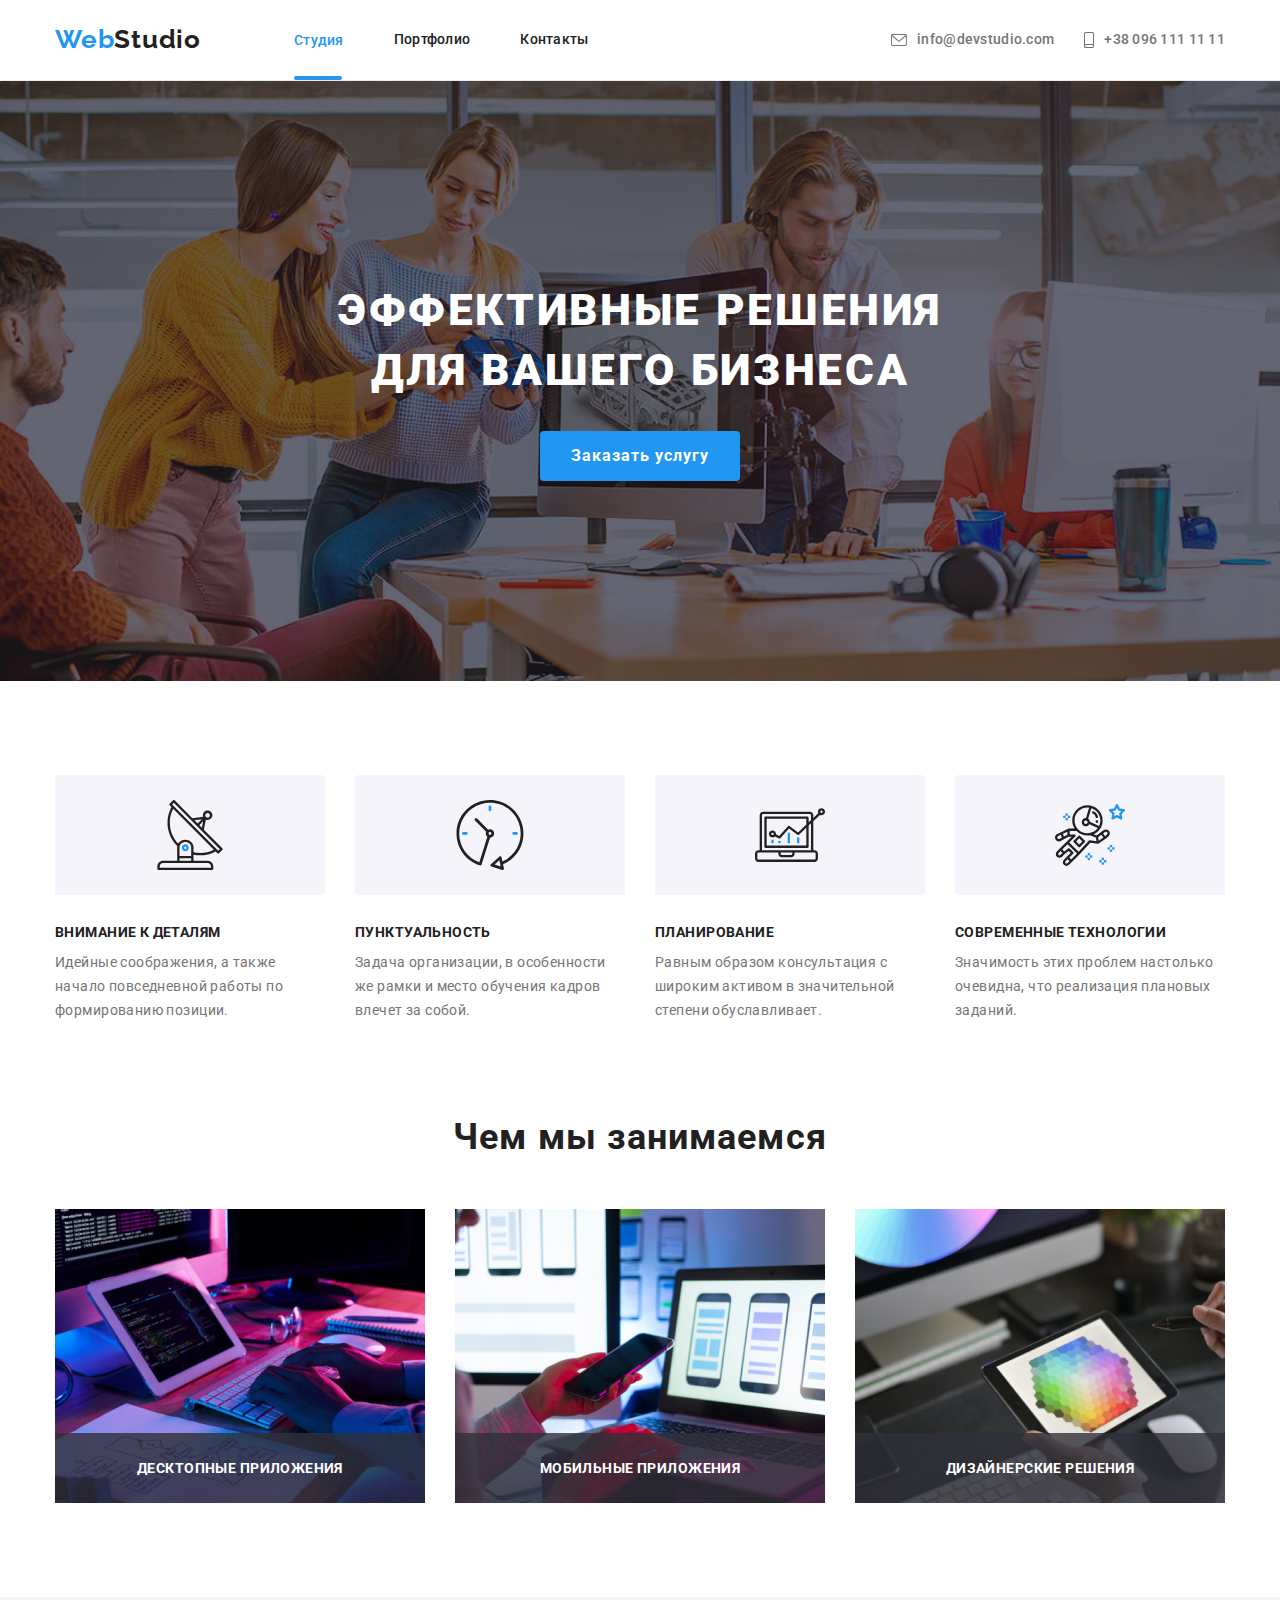
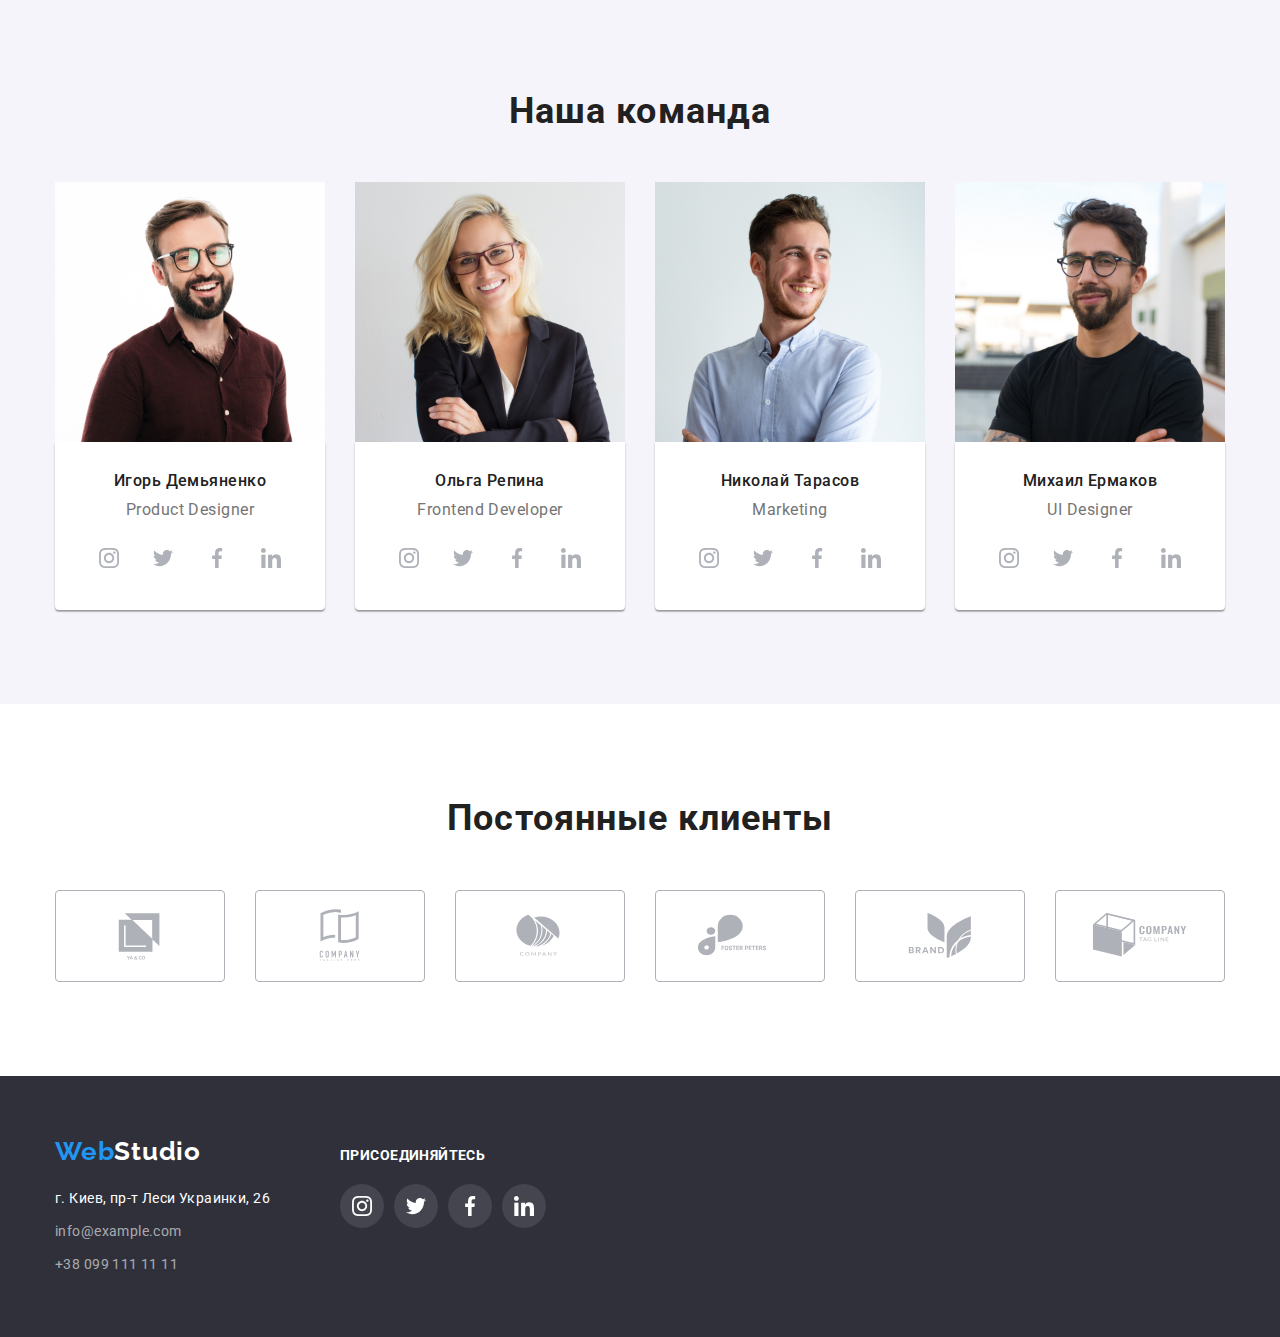
<file: index.html>
<!DOCTYPE html>
<html lang="ru">
<head>
    <meta charset="UTF-8">
    <meta http-equiv="X-UA-Compatible" content="IE=edge">
    <meta name="viewport" content="width=device-width, initial-scale=1.0">
    <title>Студия</title>
    <link rel="stylesheet" href="https://cdnjs.cloudflare.com/ajax/libs/modern-normalize/1.1.0/modern-normalize.min.css">
    <link rel="preconnect" href="https://fonts.googleapis.com">
<link rel="preconnect" href="https://fonts.gstatic.com" crossorigin>
<link href="https://fonts.googleapis.com/css2?family=Roboto:wght@400;500;700;900&display=swap" rel="stylesheet">
<link rel="preconnect" href="https://fonts.googleapis.com">
<link rel="preconnect" href="https://fonts.gstatic.com" crossorigin>
<link href="https://fonts.googleapis.com/css2?family=Raleway:wght@700&family=Roboto:wght@400;500;700;900&display=swap" rel="stylesheet">
    <link rel="stylesheet" href="./css/styles.css">
</head>
<body>
    <!---HEADER-->
    <header class="page-header">
        <div class="container header-container">
        <nav class="navigation">   
            <a class="logo-link link" href="" lang="en">Web<span class="logo-accent">Studio</span></a>
            <ul class="menu list">
            <li class="menu-item">
                <a class="menu-link-studio current link" href="">Студия</a>
            </li>
            <li class="menu-item">
                <a class="menu-link link" href="./portfolio.html">Портфолио</a>
            <li class="menu-item">
                <a class="menu-link link" href="">Контакты</a>
            </li>
            </ul>
        </nav>
            <ul class="adress list">
                    <li class="adress-li">
                        <a class="mail link" href="mailto:info@devstudio.com">
                            <svg class="adress-svg" width="16" height="12">
                                <use class="adress-use" href="./Images/for-sprite/sprite.svg#envelope">
                                </use>
                            </svg>info@devstudio.com
                        </a>
                    </li>
                    <li class="adress-li">
                        <a class="phone-number link" href="tel:+380961111111">
                            <svg class="adress-svg" width="10" height="16">
                                <use class="adress-use" href="./Images/for-sprite/sprite.svg#smartphone">
                                </use>
                            </svg>+38 096 111 11 11
                        </a>
                    </li>
            </ul>
    </div>
    </header>
    <main>
        <section class="hero">
            <div class="container hero-container">
            <h1 class="main-tittle" id="tittle">Эффективные решения для вашего бизнеса</h1>
            <button class="modal-btn" type="button" data-modal-open>Заказать услугу</button>
        </div>
        </section>
        <section class="hero2">
            <div class="container">
                <ul class="hero2-ul list">
                    <li class="li-tittle">
                        <div class="hero2-sprite">
                            <svg class="hero2-svg" width="70" height="70">
                                <use href="./Images/for-sprite/sprite.svg#antenna-1"></use>
                            </svg>
                        </div>
                            <h3 class="tittle">Внимание к деталям</h3>
                            <p class="suptittle">Идейные соображения, а также начало повседневной работы по формированию позиции.</p>
                    </li>
                    <li class="li-tittle">
                        <div class="hero2-sprite">
                            <svg class="hero2-svg" width="70" height="70">
                                <use href="./Images/for-sprite/sprite.svg#clock-1"></use>
                            </svg>
                        </div>
                        <h3 class="tittle">Пунктуальность</h3>
                        <p class="suptittle">Задача организации, в особенности же рамки и место обучения кадров влечет за собой.</p>
                    </li>
                    <li class="li-tittle">
                        <div class="hero2-sprite">
                            <svg class="hero2-svg" width="70" height="70">
                                <use href="./Images/for-sprite/sprite.svg#diagram-1"></use>
                            </svg>
                        </div>
                        <h3 class="tittle">Планирование</h3>
                        <p class="suptittle">Равным образом консультация с широким активом в значительной степени обуславливает.</p>
                    </li>
                    <li class="li-tittle-end">
                        <div class="hero2-sprite">
                            <svg class="hero2-svg" width="70" height="70">
                                <use href="./Images/for-sprite/sprite.svg#astronaut-1"></use>
                            </svg>
                        </div>
                        <h3 class="tittle">Современные технологии</h3>
                        <p class="suptittle">Значимость этих проблем настолько очевидна, что реализация плановых заданий.</p>
                    </li>
                </ul>
            </div>          
        </section>
        <section class="about">
            <div class="container about-container">
            <h2 class="main-about">Чем мы занимаемся</h2>
            <ul class="table-about list">
                <li class="table-about-li">
                    <p class="table-about-page">Десктопные приложения</p>
                    <img src="./Images/About/img.jpg" alt="Пишет на планшете" width="370" height="294">
                </li>
                <li class="table-about-li">
                    <p class="table-about-page">Мобильные приложения</p>
                    <img src="./Images/About/img1.jpg" alt="Пишет на ноутбуке В руке телефон " width="370" height="294">
                </li>
                <li class="table-about-li">
                    <p class="table-about-page">Дизайнерские решения</p>
                    <img src="./Images/About/img2.jpg" alt="Пишет маркером на планшете" width="370" height="294">
                </li>
            </ul>
        </div>
        </section>
        <section class="our-team">
            <div class="container our-team-container">
            <h2 class="our-team-main">Наша команда</h2>
            <ul class="our-team-table list">
                 <li class="our-team-table-li">
                    <img src="./Images/People/img.jpg" alt="Игорь Демьяненко" width="270" height="260">
                     <div class="name-div">
                        <h3 class="name">Игорь Демьяненко</h3>
                        <p class="position">Product Designer</p>
                        <ul class="our-team-sprite list">
                            <li class="our-team-sprite-li">
                                <a class="our-team-sprite-anchor" href="">
                                <svg class="our-team-sprite-svg" width="20" height="20">
                                    <use href="./Images/for-sprite/sprite.svg#instagram-2"></use>
                                    </svg>
                                </a>
                                </li>
                            <li class="our-team-sprite-li">
                                <a class="our-team-sprite-anchor" href="">
                                <svg class="our-team-sprite-svg" width="20" height="20">
                                    <use href="./Images/for-sprite/sprite.svg#twitter-1"></use>
                                </svg>
                            </a>
                            </li>
                            <li class="our-team-sprite-li">
                                <a class="our-team-sprite-anchor" href="">
                                <svg class="our-team-sprite-svg" width="20" height="20">
                                    <use href="./Images/for-sprite/sprite.svg#facebook-1"></use>
                                </svg>
                            </a>
                            </li>
                            <li class="our-team-sprite-li">
                                <a class="our-team-sprite-anchor" href="">
                                <svg class="our-team-sprite-svg" width="20" height="20">
                                    <use href="./Images/for-sprite/sprite.svg#linkedin-1"></use>
                                </svg>
                            </a>
                            </li>
                        </ul>
                     </div>
                </li>
                <li class="our-team-table-li">
                    <img src="./Images/People/img1.jpg" alt="Ольга Репина" width="270" height="260">
                    <div class="name-div">
                        <h3 class="name">Ольга Репина</h3>
                        <p class="position">Frontend Developer</p>
                        <ul class="our-team-sprite list">
                            <li class="our-team-sprite-li">
                                <a class="our-team-sprite-anchor" href="">
                                <svg class="our-team-sprite-svg" width="20" height="20">
                                    <use href="./Images/for-sprite/sprite.svg#instagram-2"></use>
                                    </svg>
                                </a>
                                </li>
                            <li class="our-team-sprite-li">
                                <a class="our-team-sprite-anchor" href="">
                                <svg class="our-team-sprite-svg" width="20" height="20">
                                    <use href="./Images/for-sprite/sprite.svg#twitter-1"></use>
                                </svg>
                            </a>
                            </li>
                            <li class="our-team-sprite-li">
                                <a class="our-team-sprite-anchor" href="">
                                <svg class="our-team-sprite-svg" width="20" height="20">
                                    <use href="./Images/for-sprite/sprite.svg#facebook-1"></use>
                                </svg>
                            </a>
                            </li>
                            <li class="our-team-sprite-li">
                                <a class="our-team-sprite-anchor" href="">
                                <svg class="our-team-sprite-svg" width="20" height="20">
                                    <use href="./Images/for-sprite/sprite.svg#linkedin-1"></use>
                                </svg>
                            </a>
                            </li>
                        </ul>
                    </div>
                </li>
                <li class="our-team-table-li">
                    <img src="./Images/People/img2.jpg" alt="Николай Тарасов" width="270" height="260">
                    <div class="name-div">
                        <h3 class="name">Николай Тарасов</h3>
                        <p class="position">Marketing</p>
                        <ul class="our-team-sprite list">
                            <li class="our-team-sprite-li">
                                <a class="our-team-sprite-anchor" href="">
                                <svg class="our-team-sprite-svg" width="20" height="20">
                                    <use href="./Images/for-sprite/sprite.svg#instagram-2"></use>
                                    </svg>
                                </a>
                                </li>
                            <li class="our-team-sprite-li">
                                <a class="our-team-sprite-anchor" href="">
                                <svg class="our-team-sprite-svg" width="20" height="20">
                                    <use href="./Images/for-sprite/sprite.svg#twitter-1"></use>
                                </svg>
                            </a>
                            </li>
                            <li class="our-team-sprite-li">
                                <a class="our-team-sprite-anchor" href="">
                                <svg class="our-team-sprite-svg" width="20" height="20">
                                    <use href="./Images/for-sprite/sprite.svg#facebook-1"></use>
                                </svg>
                            </a>
                            </li>
                            <li class="our-team-sprite-li">
                                <a class="our-team-sprite-anchor" href="">
                                <svg class="our-team-sprite-svg" width="20" height="20">
                                    <use href="./Images/for-sprite/sprite.svg#linkedin-1"></use>
                                </svg>
                            </a>
                            </li>
                        </ul>
                    </div>
                </li>
                <li class="our-team-table-li">
                    <img src="./Images/People/img3.jpg" alt="Михаил Ермаков" width="270" height="260">
                    <div class="name-div">
                        <h3 class="name">Михаил Ермаков</h3>
                        <p class="position">UI Designer</p>
                        <ul class="our-team-sprite list">
                            <li class="our-team-sprite-li">
                                <a class="our-team-sprite-anchor" href="">
                                <svg class="our-team-sprite-svg" width="20" height="20">
                                    <use href="./Images/for-sprite/sprite.svg#instagram-2"></use>
                                    </svg>
                                </a>
                                </li>
                            <li class="our-team-sprite-li">
                                <a class="our-team-sprite-anchor" href="">
                                <svg class="our-team-sprite-svg" width="20" height="20">
                                    <use href="./Images/for-sprite/sprite.svg#twitter-1"></use>
                                </svg>
                            </a>
                            </li>
                            <li class="our-team-sprite-li">
                                <a class="our-team-sprite-anchor" href="">
                                <svg class="our-team-sprite-svg" width="20" height="20">
                                    <use href="./Images/for-sprite/sprite.svg#facebook-1"></use>
                                </svg>
                            </a>
                            </li>
                            <li class="our-team-sprite-li">
                                <a class="our-team-sprite-anchor" href="">
                                <svg class="our-team-sprite-svg" width="20" height="20">
                                    <use href="./Images/for-sprite/sprite.svg#linkedin-1"></use>
                                </svg>
                            </a>
                            </li>
                        </ul>
                    </div>
                </li>
            </ul>
        </div>
        </section>
        <section class="clients">
            <div class="container">
                <h2 class="regular-clients">Постоянные клиенты</h2>
                <ul class="clients-div list">
                    <li class="clients-item">
                        <a class="regular-clients-anchor" href="">
                            <svg class="regular-clients-svg" width="106" height="60">
                                <use href="./Images/for-sprite/sprite.svg#logo"></use>
                            </svg>
                        </a>
                    </li>
                    <li class="clients-item">
                        <a class="regular-clients-anchor" href="">
                            <svg class="regular-clients-svg" width="106" height="60">
                                <use href="./Images/for-sprite/sprite.svg#logo-1"></use>
                            </svg>
                        </a>
                    </li>
                    <li class="clients-item">
                    <a class="regular-clients-anchor" href="">
                        <svg class="regular-clients-svg" width="106" height="60">
                            <use href="./Images/for-sprite/sprite.svg#logo-2"></use>
                        </svg>
                    </a>
                </li>
                <li class="clients-item">
                    <a class="regular-clients-anchor" href="">
                        <svg class="regular-clients-svg" width="106" height="60">
                            <use href="./Images/for-sprite/sprite.svg#logo-3"></use>
                        </svg>
                    </a>
                </li>
                <li class="clients-item">
                    <a class="regular-clients-anchor" href="">
                        <svg class="regular-clients-svg" width="106" height="60">
                            <use href="./Images/for-sprite/sprite.svg#logo-4"></use>
                        </svg>
                </a>
            </li>
                <li class="clients-item">
                    <a class="regular-clients-anchor" href="">
                        <svg class="regular-clients-svg" width="106" height="60">
                            <use href="./Images/for-sprite/sprite.svg#logo-5"></use>
                        </svg>
                    </a>
                </li>
            </ul>
            </div>
        </section>
    </main>
    <footer class="footer">
        <div class="container footer-container">
            <div>
                <a class="logo-link-footer link" href="">Web<span class="logo-accent-footer">Studio</span></a>
                <address class="address">
                    <ul class="link list">
                        <li class="adress-footer">
                            <a class="map-address-link link" href="https://goo.gl/maps/BHFGsW7ksvpGv4Fn7" target="blank" rel="noopener noreferrer">г. Киев,
                                пр-т Леси Украинки, 26</a>
                        </li>
                        <li class="adress-footer">
                            <a class="mail-link-footer link" href="mailto:info@example.com">info@example.com</a>
                        </li>
                        <li class="adress-footer">
                            <a class="phone-number-footer link" href="tel:+380991111111">+38 099 111 11 11</a>
                        </li>
                    </ul>
                </address>
            </div>
            <div class="accession-div">
                <h3 class="accession">Присоединяйтесь</h3>
                <ul class="accession-link list">
                    <li class="logo-footer-item">
                        <a class="logo-social-link" href="">
                            <svg class="logo-social-list" width="20" height="20">
                                <use href="./Images/for-sprite/sprite.svg#instagram-2"></use>
                            </svg>
                        </a>
                    </li>
                    <li class="logo-footer-item">
                        <a class="logo-social-link" href="">
                            <svg class="logo-social-list" width="20" height="20">
                                <use href="./Images/for-sprite/sprite.svg#twitter-1"></use>
                            </svg>
                        </a>
                    </li>
                    <li class="logo-footer-item">
                        <a class="logo-social-link" href="">
                            <svg class="logo-social-list" width="20" height="20">
                                <use href="./Images/for-sprite/sprite.svg#facebook-1"></use>
                            </svg>
                        </a>
                    </li>
                    <li class="logo-footer-item">
                        <a class="logo-social-link" href="">
                            <svg class="logo-social-list" width="20" height="20">
                                <use href="./Images/for-sprite/sprite.svg#linkedin-1"></use>
                            </svg>
                        </a>
                    </li>
                </ul>
            </div>
        </div>
    </footer>
    <div class="backdrop is-hidden" data-modal>
        <div class="modal">
            <button type="button" data-modal-close class="modal-close-btn">
                <svg class="modal-close-btn-icon" width="18" height="18">
                    <use href="./Images/for-sprite/sprite.svg#close-black-18dp-2-1"></use>
                </svg>
            </button>
        </div>
    </div>
    <script src="./js/modal.js"></script>
</body>
</file>
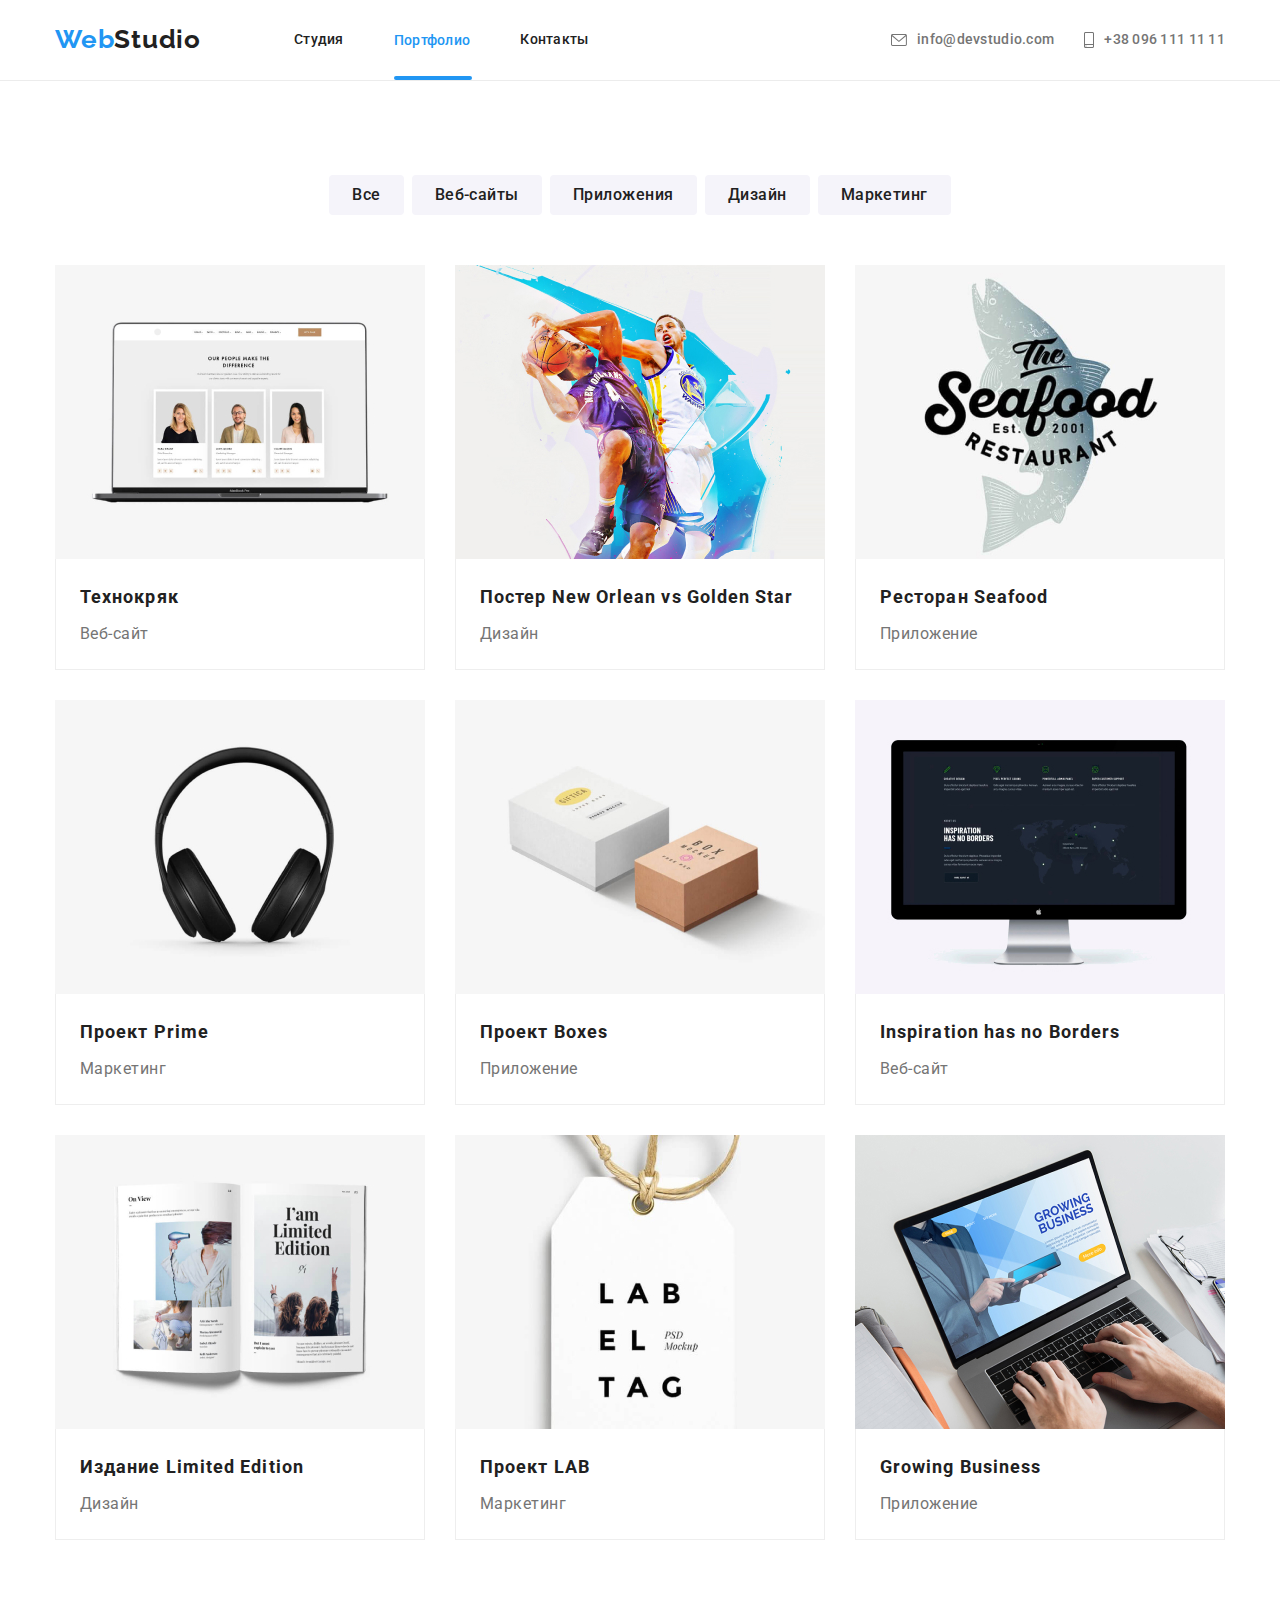
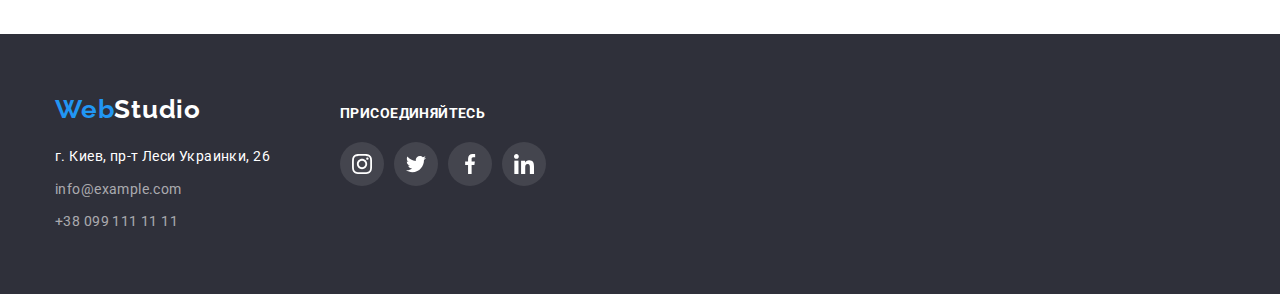
<file: portfolio.html>
<!DOCTYPE html>
<html lang="ru">
<head>
    <meta charset="UTF-8">
    <meta http-equiv="X-UA-Compatible" content="IE=edge">
    <meta name="viewport" content="width=device-width, initial-scale=1.0">
    <title>Портфолио</title>
    <link rel="stylesheet" href="https://cdnjs.cloudflare.com/ajax/libs/modern-normalize/1.1.0/modern-normalize.min.css">
    <link rel="preconnect" href="https://fonts.googleapis.com">
<link rel="preconnect" href="https://fonts.gstatic.com" crossorigin>
<link href="https://fonts.googleapis.com/css2?family=Roboto:wght@400;500;700;900&display=swap" rel="stylesheet">
<link rel="preconnect" href="https://fonts.googleapis.com">
<link rel="preconnect" href="https://fonts.gstatic.com" crossorigin>
<link href="https://fonts.googleapis.com/css2?family=Raleway:wght@700&family=Roboto:wght@400;500;700;900&display=swap" rel="stylesheet">
    <link rel="stylesheet" href="./css/styles.css">

</head>
<body>
    <header class="page-header">
        <div class="container header-container">
        <nav class="navigation">   
            <a class="logo-link link" href="" lang="en">Web<span class="logo-accent">Studio</span></a>
            <ul class="menu list">
            <li class="menu-item">
                <a class="menu-link link" href="./index.html">Студия</a>
            </li>
            <li class="menu-item">
                <a class="menu-link-portfolio current-portfolio link" href="">Портфолио</a>
            <li class="menu-item">
                <a class="menu-link link" href="">Контакты</a>
            </li>
            </ul>
        </nav>
            <ul class="adress list">
                <li class="adress-li">
                    <a class="mail link" href="mailto:info@devstudio.com">
                    <svg class="adress-svg" width="16" height="12">
                        <use class="adress-use" href="./Images/for-sprite/sprite.svg#envelope">
                        </use>
                    </svg>info@devstudio.com
                </a>
                </li>
                <li class="adress-li">
                    <a class="phone-number link" href="tel:+380961111111">
                    <svg class="adress-svg" width="10" height="16">
                        <use class="adress-use" href="./Images/for-sprite/sprite.svg#smartphone">
                        </use>
                    </svg>+38 096 111 11 11
                </a>
                </li>
            </ul>
    </div>
    </header>
    <main>
        <section class="button-type">
            <div class="container">
                <ul class="button-type-list list">
                    <li class="button-type-li">
                        <button class="button-all" type="button">Все</button>
                    </li>
                    <li class="button-type-li">
                        <button class="button-all" type="button">Веб-сайты</button>
                    </li>
                    <li class="button-type-li">
                        <button class="button-all" type="button">Приложения</button>
                    </li>
                    <li class="button-type-li">
                        <button class="button-all" type="button">Дизайн</button>
                    </li>
                    <li class="button-type-li">
                        <button class="button-all" type="button">Маркетинг</button>
                    </li>
                </ul>
            <ul class="table link list">
                <li class="all-table">
                    <a class="table-ancor link" href="">
                        <img src="./Images/About/prtfolio.jpg" alt="Технокряк" width="370" height="294">
                        <div class="table-overlay">
                            <div class="all-overlay">
                                <p class="hover-overlay">Ресурс предлагает комплексные предложения с разным уровнем функционала и сервисов. Все это позволит посетителю получить исчерпывающие сведения о компании или частном лице.</p>
                            </div>
                        </div>
                        <div class="all-div">
                         <h2 class="all">Технокряк</h2>
                    <p >Веб-сайт</p>
                        </div>
                    </a>
                </li>
                <li class="all-table">
                    <a class="table-ancor link" href=""><img src="./Images/About/prtfolio1.jpg" alt="Постер New Orlean vs Golden Star" width="370" height="294">
                        <div class="table-overlay">
                            <div class="all-overlay">
                                <p class="hover-overlay">Ресурс предлагает комплексные предложения с разным уровнем функционала и сервисов. Все это позволит посетителю получить исчерпывающие сведения о компании или частном лице.</p>
                            </div>
                        </div>
                        <div class="all-div">
                        <h2 class="all">Постер New Orlean vs Golden Star</h2>
                        <p>Дизайн</p>
                        </div>
                    </a>
                </li>
                <li class="all-table">
                    <a class="table-ancor link" href=""><img src="./Images/About/prtfolio2.jpg" alt="Ресторан Seafood" width="370" height="294">
                        <div class="table-overlay">
                            <div class="all-overlay">
                                <p class="hover-overlay">Ресурс предлагает комплексные предложения с разным уровнем функционала и сервисов. Все это позволит посетителю получить исчерпывающие сведения о компании или частном лице.</p>
                            </div>
                        </div>
                        <div class="all-div">
                            <h2 class="all">Ресторан Seafood</h2>
                            <p>Приложение</p>
                        </div>
                    </a>
                </li>
                <li class="all-table">
                    <a class="table-ancor link" href="">
                         <img src="./Images/About/prtfolio3.jpg" alt="Проект Prime" width="370" height="294">
                         <div class="table-overlay">
                            <div class="all-overlay">
                                <p class="hover-overlay">Ресурс предлагает комплексные предложения с разным уровнем функционала и сервисов. Все это позволит посетителю получить исчерпывающие сведения о компании или частном лице.</p>
                            </div>
                        </div>
                         <div class="all-div">
                            <h2 class="all">Проект Prime</h2>
                            <p>Маркетинг</p>
                         </div>
                    </a>
                </li>
                <li class="all-table">
                    <a class="table-ancor link" href="">
                        <img src="./Images/About/prtfolio4.jpg" alt="Проект Boxes" width="370" height="294">
                        <div class="table-overlay">
                            <div class="all-overlay">
                                <p class="hover-overlay">Ресурс предлагает комплексные предложения с разным уровнем функционала и сервисов. Все это позволит посетителю получить исчерпывающие сведения о компании или частном лице.</p>
                            </div>
                        </div>
                        <div class="all-div">
                            <h2 class="all">Проект Boxes</h2>
                            <p>Приложение</p>
                        </div>            
                    </a>  
                </li>
                <li class="all-table">
                    <a class="table-ancor link" href="">
                        <img src="./Images/About/prtfolio5.jpg" alt="Inspiration has no Borders" width="370" height="294">
                        <div class="table-overlay">
                            <div class="all-overlay">
                                <p class="hover-overlay">Ресурс предлагает комплексные предложения с разным уровнем функционала и сервисов. Все это позволит посетителю получить исчерпывающие сведения о компании или частном лице.</p>
                            </div>
                        </div>
                        <div class="all-div">
                            <h2 class="all">Inspiration has no Borders</h2>
                            <p>Веб-сайт</p>
                        </div>
                    </a>
                </li>
                <li class="all-table">
                    <a class="table-ancor link" href="">
                        <img src="./Images/About/prtfolio6.jpg" alt="Издание Limited Edition" width="370" height="294">
                        <div class="table-overlay">
                            <div class="all-overlay">
                                <p class="hover-overlay">Ресурс предлагает комплексные предложения с разным уровнем функционала и сервисов. Все это позволит посетителю получить исчерпывающие сведения о компании или частном лице.</p>
                            </div>
                        </div>
                        <div class="all-div">
                            <h2 class="all">Издание Limited Edition</h2>
                            <p>Дизайн</p>
                        </div>                     
                    </a>
                </li>
                <li class="all-table">
                    <a class="table-ancor link" href="">
                        <img src="./Images/About/prtfolio7.jpg" alt="Проект LAB" width="370" height="294">
                        <div class="table-overlay">
                            <div class="all-overlay">
                                <p class="hover-overlay">Ресурс предлагает комплексные предложения с разным уровнем функционала и сервисов. Все это позволит посетителю получить исчерпывающие сведения о компании или частном лице.</p>
                            </div>
                        </div>
                        <div class="all-div">
                            <h2 class="all">Проект LAB</h2>
                            <p>Маркетинг</p>
                        </div>
                    </a>
                </li>
                <li class="all-table">
                    <a class="table-ancor link" href="">
                        <img src="./Images/About/prtfolio8.jpg" alt="Growing Business" width="370" height="294">
                        <div class="table-overlay">
                            <div class="all-overlay">
                                <p class="hover-overlay">Ресурс предлагает комплексные предложения с разным уровнем функционала и сервисов. Все это позволит посетителю получить исчерпывающие сведения о компании или частном лице.</p>
                            </div>
                        </div>
                        <div class="all-div">
                            <h2 class="all">Growing Business</h2>
                            <p>Приложение</p>
                        </div>
                    </a>
                </li>
            </ul>
        </div>
        </section>
    </main>
    <footer class="footer">
        <div class="container footer-container">
            <div>
                <a class="logo-link-footer link" href="">Web<span class="logo-accent-footer">Studio</span></a>
                <address class="address">
                    <ul class="link list">
                        <li class="adress-footer">
                            <a class="map-address-link link" href="https://goo.gl/maps/BHFGsW7ksvpGv4Fn7" target="blank" rel="noopener noreferrer">г. Киев,
                                пр-т Леси Украинки, 26</a>
                        </li>
                        <li class="adress-footer">
                            <a class="mail-link-footer link" href="mailto:info@example.com">info@example.com</a>
                        </li>
                        <li class="adress-footer">
                            <a class="phone-number-footer link" href="tel:+380991111111">+38 099 111 11 11</a>
                        </li>
                    </ul>
                </address>
            </div>
            <div class="accession-div">
                <h3 class="accession">Присоединяйтесь</h3>
                <ul class="accession-link list">
                    <li class="logo-footer-item">
                        <a class="logo-social-link" href="">
                            <svg class="logo-social-list" width="20" height="20">
                                <use href="./Images/for-sprite/sprite.svg#instagram-2"></use>
                            </svg>
                        </a>
                    </li>
                    <li class="logo-footer-item">
                        <a class="logo-social-link" href="">
                            <svg class="logo-social-list" width="20" height="20">
                                <use href="./Images/for-sprite/sprite.svg#twitter-1"></use>
                            </svg>
                        </a>
                    </li>
                    <li class="logo-footer-item">
                        <a class="logo-social-link" href="">
                            <svg class="logo-social-list" width="20" height="20">
                                <use href="./Images/for-sprite/sprite.svg#facebook-1"></use>
                            </svg>
                        </a>
                    </li>
                    <li class="logo-footer-item">
                        <a class="logo-social-link" href="">
                            <svg class="logo-social-list" width="20" height="20">
                                <use href="./Images/for-sprite/sprite.svg#linkedin-1"></use>
                            </svg>
                        </a>
                    </li>
                </ul>
            </div>
    </div>
    </footer>
</body>
</html>
</file>
<file: css/styles.css>
:root {
    --primary-font-family: 'Open Sans', sans-serif;
    --secondary-font-family: 'Raleway', sans-serif;
    --primary-text-color-theme-dark: 157, 164, 189;
    --secondary-text-color-theme-dark: #ffffff;
    --primary-text-color-theme-light: #555555;
    --secondary-text-color-theme-light: #303030;
    --accent-color: #ff6c00;
  }
h1,
h2,
h3,
p{
    margin-top: 0;
    margin-bottom: 0;
}
ul,
ol{
    margin-top: 0;
    margin-bottom: 0;
    padding-left: 0;
}
img{
    display: block;
}

.container{
    width: 1200px;
    padding-left: 15px;
    padding-right: 15px;
    margin-left: auto;
    margin-right: auto;
}
.header-container{
    display: flex;
    align-items: center
}
.navigation{
    display: flex;
    align-items: center;
}
.menu{
    display: flex;
}
.menu-item:not(:last-child){
    margin-right: 50px;
}
.link{
    text-decoration: none;
}
.list {
    list-style: none;
}
.logo-link{font-family: 'Raleway', sans-serif;
    font-weight: 700;
    font-size: 26px;
    line-height: 1.19;
    /* identical to box height */
    letter-spacing: 0.03em;
    color: #2196F3;
    margin-right: 93px;
    padding-top: 24px;
    padding-bottom: 25px;

}
.logo-accent{
    color: #212121;
}
body{
    font-family: 'Roboto', sans-serif;
}
.menu-link{
    font-weight: 500;
    font-size: 14px;
    line-height: 1.14;
    letter-spacing: 0.02em;
    color: #212121;
padding-top: 32px;
padding-bottom: 32px;
display: block;
transition: color 250ms cubic-bezier(0.4, 0, 0.2, 1);
}
    .menu-link:hover,
    .menu-link:focus{
        color: #2196F3;
        ;
    }
    .menu-link-studio{
        display: flex;
        align-items: center;
 font-weight: 500;
font-size: 14px;
line-height: 16px;
letter-spacing: 0.02em;
padding-top: 32px;
padding-bottom: 32px;
color: #2196F3;
transition: color 250ms cubic-bezier(0.4, 0, 0.2, 1);
    }
    .menu-link-portfolio{
        display: flex;
        align-items: center;
font-weight: 500;
font-size: 14px;
line-height: 16px;
letter-spacing: 0.02em;
padding-top: 32px;
padding-bottom: 32px;
transition: color 250ms cubic-bezier(0.4, 0, 0.2, 1);

color: #2196F3;
    }
    .adress{
        display: flex;
        align-items: center;
        margin-left: auto;
    }
.mail{
    display: flex;
    align-items: center;
        font-weight: 500;
        font-size: 14px;
        line-height: 1.14;
        letter-spacing: 0.02em;
        color: #757575;
        transition: color 250ms cubic-bezier(0.4, 0, 0.2, 1);
    }
        .mail:hover,
        .mail:focus{
            color: #2196F3;
        }
        .phone-number{
            display: flex;
            align-items: center;
font-weight: 500;
font-size: 14px;
line-height: 1.14;
letter-spacing: 0.02em;
color: #757575;
transition: color 250ms cubic-bezier(0.4, 0, 0.2, 1);
        }
        .phone-number:hover,
        .phone-number:focus{
            color: #2196F3;
        }
        .hero{
            display: flex;
            max-width: 1600px;
            min-height: 600px;
            background-color: #2F303A;
            background-image: linear-gradient(rgba(47, 48, 58, 0.4), rgba(47, 48, 58, 0.4)), url("../Images/hero/Img.jpg");
            background-position: center;
            background-repeat: no-repeat;
            background-size: cover;
            margin-left: auto;
            margin-right: auto;
            text-align: center;
            padding-top: 200px;
            padding-bottom: 200px;
        }
        .hero2{
            padding-top: 94px;
        }
        .hero-container{
        }
        .main-tittle{
font-weight: 900;
font-size: 44px;
line-height: 1.36;
/* or 136% */
text-align: center;
letter-spacing: 0.06em;
text-transform: uppercase;
color: #FFFFFF; 
width: 696px; 
margin: 0 auto;
margin-left: auto;
}
.modal-btn{
    width: 200px;
    height: 50px;
    background-color: #2196F3;
    border: transparent;
    font-weight: 700;
    font-size: 16px;
    line-height: 1.87;;
    align-items: center;
    text-align: center;
    letter-spacing: 0.06em;
    color: #FFFFFF;
    cursor: pointer;
    border-radius: 4px;
    margin-left: auto;
    margin-right: auto;
    margin-top: 30px;
    transition: background-color 250ms cubic-bezier(0.4, 0, 0.2, 1);
}
.modal-btn:hover,
.modal-btn:focus{
    color: #FFFFFF;
    background: #188CE8;
}

.tittle{
font-weight: 700;
font-size: 14px;
line-height: 1.14;
letter-spacing: 0.03em;
text-transform: uppercase;
color: #212121;
margin-bottom: 10px;
}
.suptittle{
font-weight: 400;
font-size: 14px;
line-height: 1.71;
/* or 171% */
letter-spacing: 0.03em;
color: #757575;
}
.main-about{
font-weight: 700;
font-size: 36px;
line-height: 1.16;
text-align: center;
letter-spacing: 0.03em;
color: #212121;
margin-bottom: 50px;
}
.our-team-main{
font-weight: 700;
font-size: 36px;
line-height: 1.16;
text-align: center;
letter-spacing: 0.03em;
color: #212121;
margin-bottom: 50px;
}
.our-team{
    background: #F5F4FA;
    padding-bottom: 94px;
    padding-top: 94px;
}
.name{
font-weight: 500;
font-size: 16px;
line-height: 1.18;
/* identical to box height */
text-align: center;
letter-spacing: 0.03em;
color: #212121;
margin-bottom: 10px;
}
.position{
    font-weight: 400;
font-size: 16px;
line-height: 1.18;
/* identical to box height */
text-align: center;
letter-spacing: 0.03em;
color: #757575;
margin-bottom: 16px;
}
.logo-link-footer{
font-family: 'Raleway', sans-serif;
font-weight: 700;
font-size: 26px;
line-height: 1.19;
/* identical to box height */
letter-spacing: 0.03em;
color: #2196F3;
width: 145px;
height: 31px;;
}
.logo-accent-footer{
    color: #FFFFFF;
}
.address{
    font-style: normal;
    margin-top: 20px;
}
.map-address-link{
    font-weight: 400;
    font-size: 14px;
    line-height: 1.71;
    /* or 171% */
    letter-spacing: 0.03em;
    color: #FFFFFF;
}
.mail-link-footer{
 font-weight: 400;
font-size: 14px;
line-height: 1.71;
/* or 171% */
letter-spacing: 0.03em;
color: rgba(255, 255, 255, 0.6);
}
.phone-number-footer{
font-weight: 400;
font-size: 14px;
line-height: 1.71;
/* or 171% */

letter-spacing: 0.03em;

color: rgba(255, 255, 255, 0.6);
}

h2{
font-weight: 700;
font-size: 18px;
line-height: 2;
/* identical to box height, or 200% */
letter-spacing: 0.06em;
color: #212121;
}
p{
    font-weight: 400;
    font-size: 16px;
    line-height: 1.87;
    /* identical to box height, or 188% */
    
    letter-spacing: 0.03em;
    
    color: #757575; 
}
.footer{
    background: #2F303A;
    padding-top: 60px;
    padding-bottom: 60px;
}
.button-all{
    font-weight: 500;
font-size: 16px;
line-height: 1.62;
letter-spacing: 0.03em;
color: #212121;
background: #F5F4FA;
border: 1px solid transparent;
border-radius: 4px;
cursor: pointer;
}
.button-type-li button:hover,
.button-type-li button:focus{
    color: #FFFFFF;
    background: #2196F3;
    box-shadow: 0px 3px 1px rgba(0, 0, 0, 0.1), 0px 1px 2px rgba(0, 0, 0, 0.08), 0px 2px 2px rgba(0, 0, 0, 0.12);
}
.table-about{
    display: flex;
    justify-content: space-between;
}
.our-team-table{
    display: flex;
    justify-content: space-between;
}
.about{
    padding-top: 94px;
    padding-bottom: 94px;
}
.name-div{
    padding-top: 30px;
    padding-bottom: 30px;
    box-shadow: 0px 1px 3px rgba(0, 0, 0, 0.12), 0px 1px 1px rgba(0, 0, 0, 0.14), 0px 2px 1px rgba(0, 0, 0, 0.2);
    border-radius: 0px 0px 4px 4px;

}
.adress-footer:not(:last-child){
    margin-bottom: 9px;
}
.button-type{
    padding-top: 94px;
    padding-bottom: 94px;
}
.button-type-list{
    display: flex;
    align-items: center;
    justify-content: center;
}
.button-type-li:not(:last-child){
    margin-right: 8px;
}
.table{
    display: flex;
    flex-wrap: wrap;
    justify-content: space-between;
    margin-top: 50px;
}
.page-header{
    border-bottom: 1px solid #ECECEC;
}
.adress-li:not(:last-child){
    margin-right: 30px;
}
.hero2-list{
    display: flex;
}
.li-tittle{
    width: 270px;
    margin-right: 30px;
}
.li-tittle-end{
    width: 270px;
}

.button-type-li-all{
    margin-right: 8px;
}
.button-all{
    padding-left: 22px;
    padding-right: 22px;
    padding-top: 6px;
    padding-bottom: 6px;
    transition: color 250ms cubic-bezier(0.4, 0, 0.2, 1), background-color 250ms cubic-bezier(0.4, 0, 0.2, 1), box-shadow 250ms cubic-bezier(0.4, 0, 0.2, 1);
}
.button-websities{
    padding-left: 22px;
    padding-right: 22px;
    padding-top: 6px;
    padding-bottom: 6px;
}
.button-applications{
    padding-left: 22px;
    padding-right: 22px;
    padding-top: 6px;
    padding-bottom: 6px;
}
.button-design{
    padding-left: 22px;
    padding-right: 22px;
    padding-top: 6px;
    padding-bottom: 6px;
}
.button-marketing{
    padding-left: 22px;
    padding-right: 22px;
    padding-top: 6px;
    padding-bottom: 6px;
}
.all{
    margin-bottom: 4px;
}
.all-div{
    padding-left: 24px;
    padding-right: 24px;
    padding-top: 20px;
    padding-bottom: 20px;
    border: 1px solid 
    rgba(238, 238, 238, 1);
    border-top: none;
}
.all-table:nth-child(-n+6){
    margin-bottom: 30px; 
}
.all-table:hover,
.all-table:focus{
    box-shadow: 0px 1px 1px rgba(0, 0, 0, 0.12), 0px 4px 4px rgba(0, 0, 0, 0.06), 1px 4px 6px rgba(0, 0, 0, 0.16);    
}
.adress-svg{
    margin-right: 10px;
    fill:#757575;
    transition: fill 250ms cubic-bezier(0.4, 0, 0.2, 1);
}
.mail:hover .adress-svg,
.mail:focus .adress-svg{
    fill: #2196F3;
}
.phone-number:hover .adress-svg,
.phone-number:focus .adress-svg{
    fill: #2196F3;
}
.hero2{
    padding-top: 94px;
}
.hero2-svg{
}
.hero2-sprite{
    display: flex;
    align-items: center;
    justify-content: center;
    width: 270px;
    height: 120px;
    margin-bottom: 30px;  
    background-color: #F5F4FA;
    border-radius: 4px;
    background-size: cover;
    background-position: center;
}
.hero2-ul{
    display: flex;

}
.our-team{
    background-color: #F5F4FA
}
.our-team-table-li{
    background-color: #ffff;
}
.our-team-sprite{
    display: flex;
    justify-content: center;
}
.our-team-sprite-anchor{
    display: flex;
    align-items: center;
    justify-content: center;
    width: 44px;
    height: 44px;
    background-color: #FFFFFF;
    border-radius: 50%;
    transition: background-color 250ms cubic-bezier(0.4, 0, 0.2, 1);
}
.our-team-sprite-svg{
    fill: #AFB1B8;
    transition: fill 250ms cubic-bezier(0.4, 0, 0.2, 1);
}
.our-team-sprite-li:not(:last-child){
    margin-right: 10px;
}
.our-team-sprite-anchor:hover,
.our-team-sprite-anchor:focus{
    background-color:#2196F3
}
.our-team-sprite-anchor:hover .our-team-sprite-svg,
.our-team-sprite-anchor:focus .our-team-sprite-svg {
    fill: #FFFFFF;
}
.clients{
    padding-top: 94px;
    padding-bottom: 94px;
}
.regular-clients{
font-weight: 700;
font-size: 36px;
line-height: 1.16;
text-align: center;
letter-spacing: 0.03em;
color: #212121;
margin-bottom: 50px;
}

.clients-div{
    display: flex;
    align-items: center;
    justify-content: center;
}
.clients-item:not(:last-child){
    margin-right: 30px;
}
.regular-clients-anchor{
    display: flex;
    align-items: center;
    justify-content: center;
    border: 1px solid 
    rgba(175, 177, 184, 1);
    border-radius: 4px;
    width: 170px;
    height: 92px;
    transition: border 250ms cubic-bezier(0.4, 0, 0.2, 1);
}
.regular-clients-svg{
    fill: #AFB1B8;
}
.regular-clients-anchor:hover .regular-clients-svg,
.regular-clients-anchor:focus .regular-clients-svg{
    fill: rgba(33, 150, 243, 1);
}
.regular-clients-anchor:hover,
.regular-clients-anchor:focus{
    border-color: #2196F3;
}
.accession{
font-weight: 700;
font-size: 14px;
line-height: 1.14;
letter-spacing: 0.03em;
text-transform: uppercase;
color: #FFFFFF;
}
.accession-link{
    display: inline-flex;
    margin-top: 20px;
}
.logo-footer-item{
    margin-right: 10px;
}
.logo-social-list{
fill: #ffffff;

}
.logo-social-link{
    display: flex;
    align-items: center;
    justify-content: center;
    width: 44px;
    height: 44px;
    background-color: rgba(255, 255, 255, 0.1);;
    border-radius: 50%;
    transition: background-color 250ms cubic-bezier(0.4, 0, 0.2, 1);
}
.logo-social-link:hover,
.logo-social-link:focus{
    background-color: rgba(33, 150, 243, 1);
}
.footer-container{
    display: flex;
    align-items: baseline;
}
.accession-div{
    display: inline-block;
    align-items: baseline;
    margin-left: 70px;
}
.current{
    color: #2196F3;
}
.current::after{
    content: '';
    position: absolute;
    width: 48px;
    height: 4px;
    top: 76px;
    background-color: #2196F3;
    border-radius: 2px;
}
.current-portfolio{
    color: #2196F3
}
.current-portfolio::after{
    content: '';
    position: absolute;
    width: 78px;
    height: 4px;
    top: 76px;
    background-color: #2196F3;
    border-radius: 2px;
}
.table-about-page{
    position: absolute;
    display: flex;
    align-items: center;
    justify-content: center;
    left: 0;
    bottom: 0;
    width: 370px;
    height: 70px;
    font-weight: 700;
    font-size: 14px;
    line-height: 16px;
    text-align: center;
    letter-spacing: 0.03em;
    text-transform: uppercase;
    color: #FFFFFF;
    background-color: rgba(47, 48, 58, 0.8);
}
.table-about-li{
    position: relative;
}
.table-overlay{
    display: flex;
    position: absolute;
    top: 0;
    width: 370px;
    height: 294px;
    overflow: hidden;
}
.all-overlay{
    display: flex;
    align-items: center;
    justify-content: center;
    position: absolute;
    width: 370px;
    height: 294px;
    top: 294px;
    background-color: rgba(33, 150, 243, 0.9);
    transition: transform 250ms cubic-bezier(0.4, 0, 0.2, 1);
}
.table-ancor:hover .all-overlay,
.table-ancor:focus .all-overlay{
    transform: translate(0px, -294px) rotate(0deg);
}
.hover-overlay{
    font-weight: 400;
    font-size: 18px;
    line-height: 28px;
    letter-spacing: 0.03em;
    width: 322px;
    height: 168px;
    color: #FFFFFF;
}
.table-ancor{
    position: relative;
    overflow: hidden;
}
.backdrop{
    position: fixed;
    top: 0;
    left: 0;
    bottom: 0;
    right: 0;
    background-color: rgba(0, 0, 0, 0.5);
    transition: opacity 500ms linear, visibility 500ms linear;
}
.modal{
    position: absolute;
    width: 528px;
    height: 581px;
    background-color: rgb(255, 255, 255);
    top: 50%;
    left: 50%;
    transform: translate(-50%, -50%);
}
.modal-close-btn{
    position: absolute;
    top: 8px;
    right: 8px;
    display: flex;
    align-items: center;
    justify-content: center;
    width: 30px;
    height: 30px;
    border: 1px solid rgba(0, 0, 0, 0.1);
    border-radius: 50%;
    background-color: transparent;
    cursor: pointer;
    padding: 0;
}
.backdrop.is-hidden{
    opacity: 0;
    visibility: hidden;
    pointer-events: none;
}
</file>
